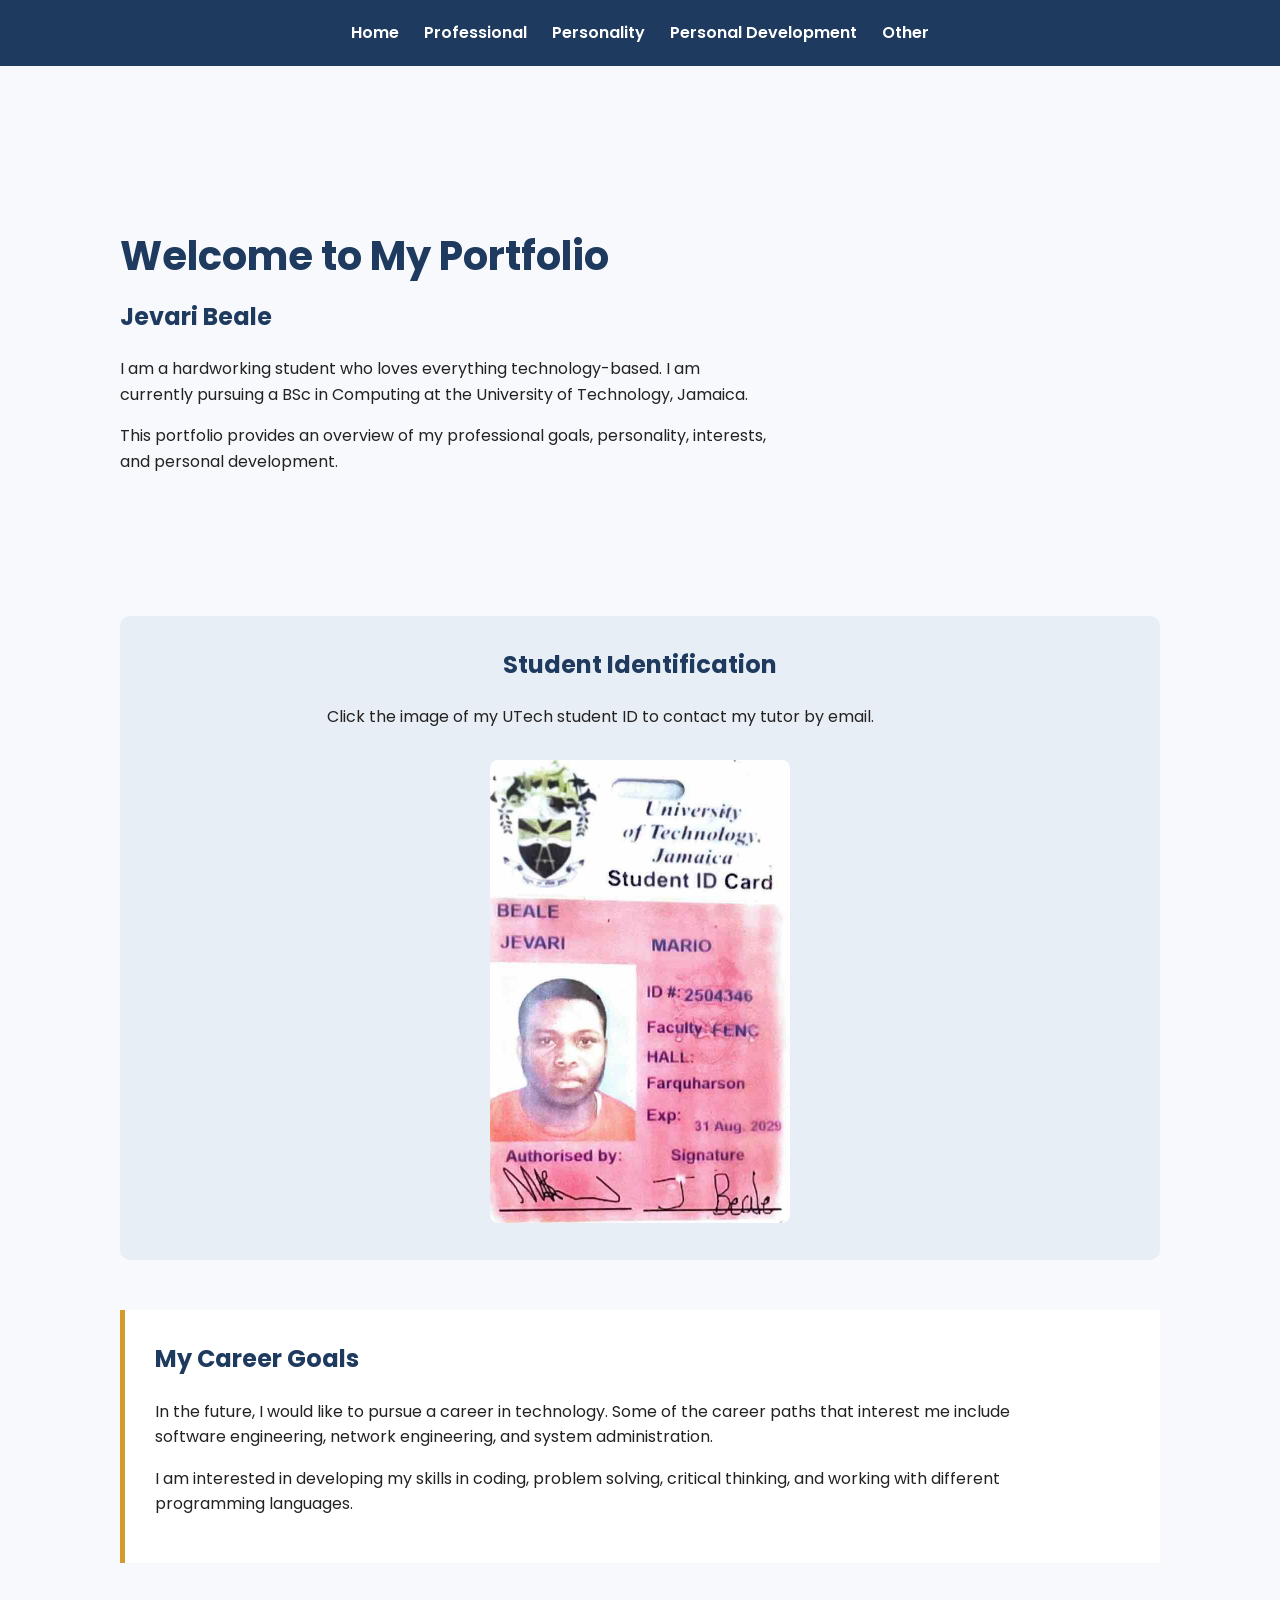
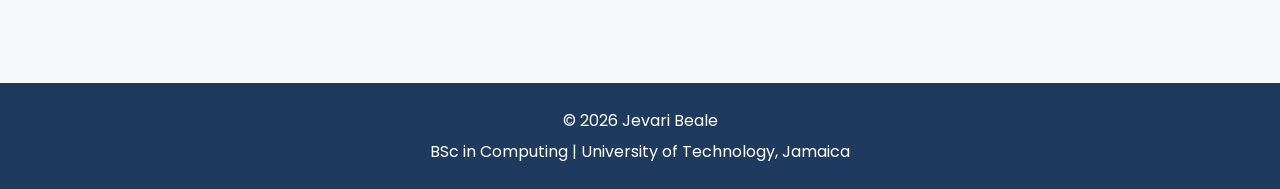
<file: Codes/index.html>
<!DOCTYPE html>
<html lang="en">

<head>
    <meta charset="UTF-8">
    <meta name="viewport" content="width=device-width, initial-scale=1.0">

    <title>Jevari Beale | Portfolio</title>

    <link rel="stylesheet" href="../style.css">
</head>

<body>

    <header>

        <nav>
            <a href="index.html">Home</a>
            <a href="professional.html">Professional</a>
            <a href="personality.html">Personality</a>
            <a href="personal-development.html">Personal Development</a>
            <a href="other.html">Other</a>
        </nav>

    </header>


    <main>

        <section class="hero">

            <div class="hero-text">

                <h1>Welcome to My Portfolio</h1>

                <h2>Jevari Beale</h2>

                <p>
                    I am a hardworking student who loves everything
                    technology-based. I am currently pursuing a
                    BSc in Computing at the University of Technology,
                    Jamaica.
                </p>

                <p>
                    This portfolio provides an overview of my
                    professional goals, personality, interests,
                    and personal development.
                </p>

            </div>

        </section>


        <section class="student-id">

            <h2>Student Identification</h2>

            <p>
                Click the image of my UTech student ID to contact my tutor
                by email.
            </p>

            <a href="mailto:canuli@utech.edu.jm?subject=CIT2011%20Individual%20Assignment%201">

                <img
                    src="../Assets/id-photo.jpg"
                    alt="Photo from my UTech student ID"
                >

            </a>

        </section>


        <section class="career-goals">

            <h2>My Career Goals</h2>

            <p>
                In the future, I would like to pursue a career in
                technology. Some of the career paths that interest me
                include software engineering, network engineering,
                and system administration.
            </p>

            <p>
                I am interested in developing my skills in coding,
                problem solving, critical thinking, and working with
                different programming languages.
            </p>

        </section>

    </main>


    <footer>

        <p>
            &copy; 2026 Jevari Beale
        </p>

        <p>
            BSc in Computing | University of Technology, Jamaica
        </p>

    </footer>

</body>

</html>
</file>
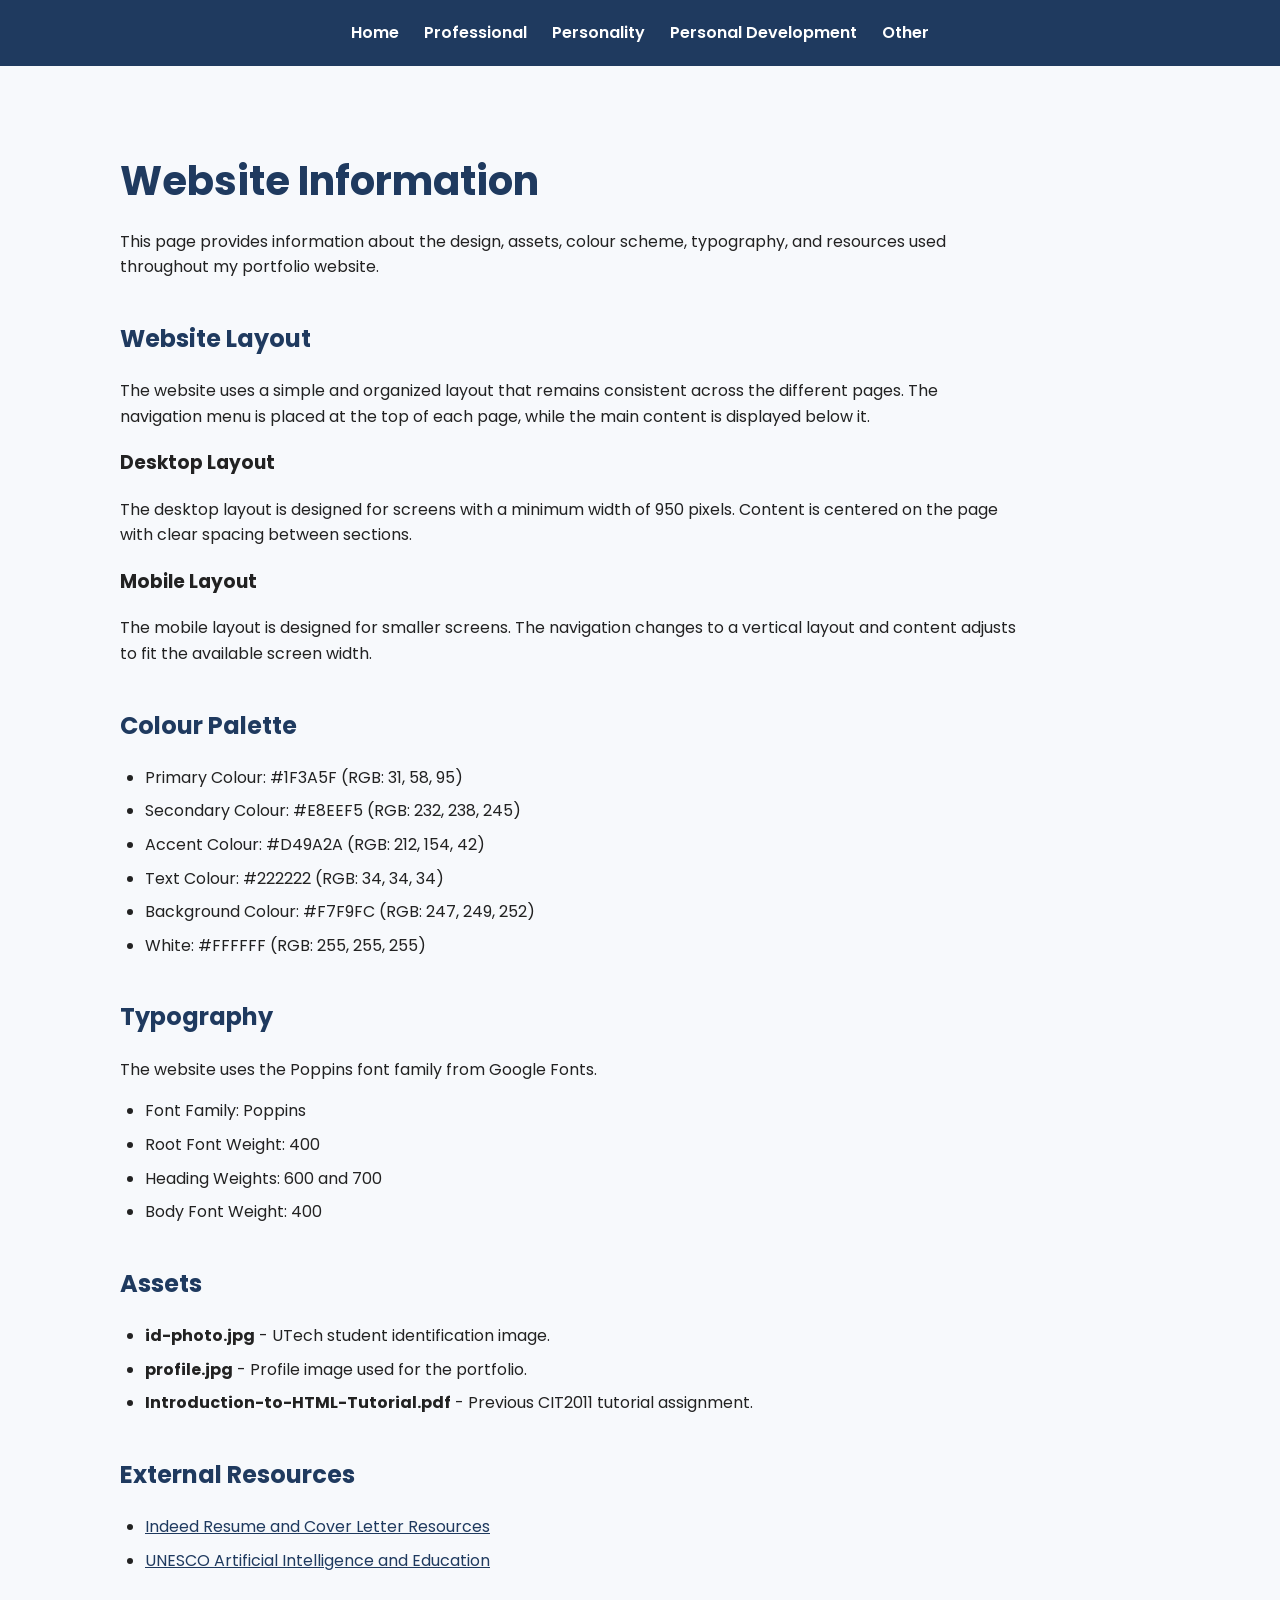
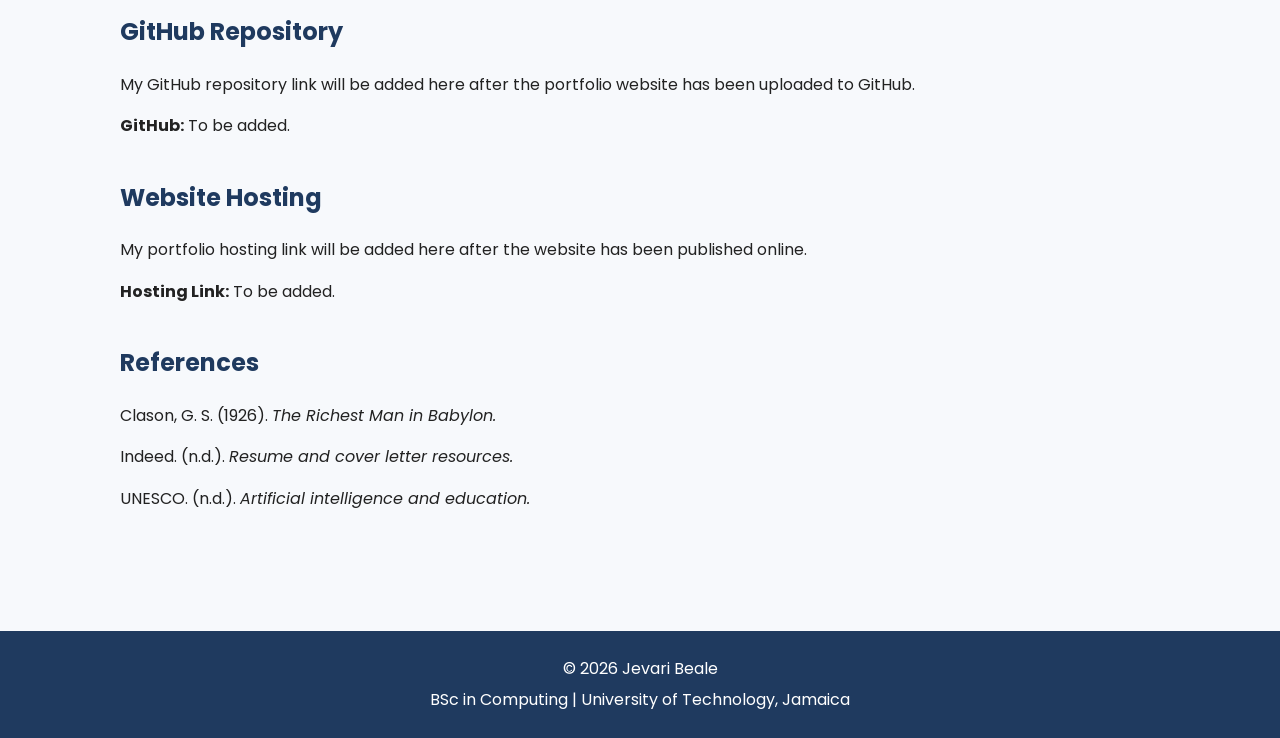
<file: other.html>
<!DOCTYPE html>
<html lang="en">

<head>
    <meta charset="UTF-8">
    <meta name="viewport" content="width=device-width, initial-scale=1.0">

    <title>Jevari Beale | Other</title>

    <link rel="stylesheet" href="../style.css">
</head>

<body>

    <header>

        <nav>
            <a href="index.html">Home</a>
            <a href="professional.html">Professional</a>
            <a href="personality.html">Personality</a>
            <a href="personal-development.html">Personal Development</a>
            <a href="other.html">Other</a>
        </nav>

    </header>


    <main>

        <section>

            <h1>Website Information</h1>

            <p>
                This page provides information about the design,
                assets, colour scheme, typography, and resources used
                throughout my portfolio website.
            </p>

        </section>


        <section>

            <h2>Website Layout</h2>

            <p>
                The website uses a simple and organized layout that
                remains consistent across the different pages.
                The navigation menu is placed at the top of each page,
                while the main content is displayed below it.
            </p>

            <h3>Desktop Layout</h3>

            <p>
                The desktop layout is designed for screens with a
                minimum width of 950 pixels. Content is centered on
                the page with clear spacing between sections.
            </p>

            <h3>Mobile Layout</h3>

            <p>
                The mobile layout is designed for smaller screens.
                The navigation changes to a vertical layout and
                content adjusts to fit the available screen width.
            </p>

        </section>


        <section>

            <h2>Colour Palette</h2>

            <ul>
                <li>
                    Primary Colour: #1F3A5F
                    (RGB: 31, 58, 95)
                </li>

                <li>
                    Secondary Colour: #E8EEF5
                    (RGB: 232, 238, 245)
                </li>

                <li>
                    Accent Colour: #D49A2A
                    (RGB: 212, 154, 42)
                </li>

                <li>
                    Text Colour: #222222
                    (RGB: 34, 34, 34)
                </li>

                <li>
                    Background Colour: #F7F9FC
                    (RGB: 247, 249, 252)
                </li>

                <li>
                    White: #FFFFFF
                    (RGB: 255, 255, 255)
                </li>
            </ul>

        </section>


        <section>

            <h2>Typography</h2>

            <p>
                The website uses the Poppins font family from
                Google Fonts.
            </p>

            <ul>
                <li>Font Family: Poppins</li>
                <li>Root Font Weight: 400</li>
                <li>Heading Weights: 600 and 700</li>
                <li>Body Font Weight: 400</li>
            </ul>

        </section>


        <section>

            <h2>Assets</h2>

            <ul>

                <li>
                    <strong>id-photo.jpg</strong> -
                    UTech student identification image.
                </li>

                <li>
                    <strong>profile.jpg</strong> -
                    Profile image used for the portfolio.
                </li>

                <li>
                    <strong>Introduction-to-HTML-Tutorial.pdf</strong> -
                    Previous CIT2011 tutorial assignment.
                </li>

            </ul>

        </section>


        <section>

            <h2>External Resources</h2>

            <ul>

                <li>
                    <a
                        href="https://www.indeed.com/career-advice/resumes-cover-letters"
                        target="_blank"
                        rel="noopener noreferrer"
                    >
                        Indeed Resume and Cover Letter Resources
                    </a>
                </li>

                <li>
                    <a
                        href="https://www.unesco.org/en/digital-education/artificial-intelligence"
                        target="_blank"
                        rel="noopener noreferrer"
                    >
                        UNESCO Artificial Intelligence and Education
                    </a>
                </li>

            </ul>

        </section>


        <section>

            <h2>GitHub Repository</h2>

            <p>
                My GitHub repository link will be added here after
                the portfolio website has been uploaded to GitHub.
            </p>

            <p>
                <strong>GitHub:</strong> To be added.
            </p>

        </section>


        <section>

            <h2>Website Hosting</h2>

            <p>
                My portfolio hosting link will be added here after
                the website has been published online.
            </p>

            <p>
                <strong>Hosting Link:</strong> To be added.
            </p>

        </section>


        <section>

            <h2>References</h2>

            <p>
                Clason, G. S. (1926).
                <em>The Richest Man in Babylon.</em>
            </p>

            <p>
                Indeed. (n.d.).
                <em>Resume and cover letter resources.</em>
            </p>

            <p>
                UNESCO. (n.d.).
                <em>Artificial intelligence and education.</em>
            </p>

        </section>

    </main>


    <footer>

        <p>
            &copy; 2026 Jevari Beale
        </p>

        <p>
            BSc in Computing | University of Technology, Jamaica
        </p>

    </footer>

</body>

</html>
</file>
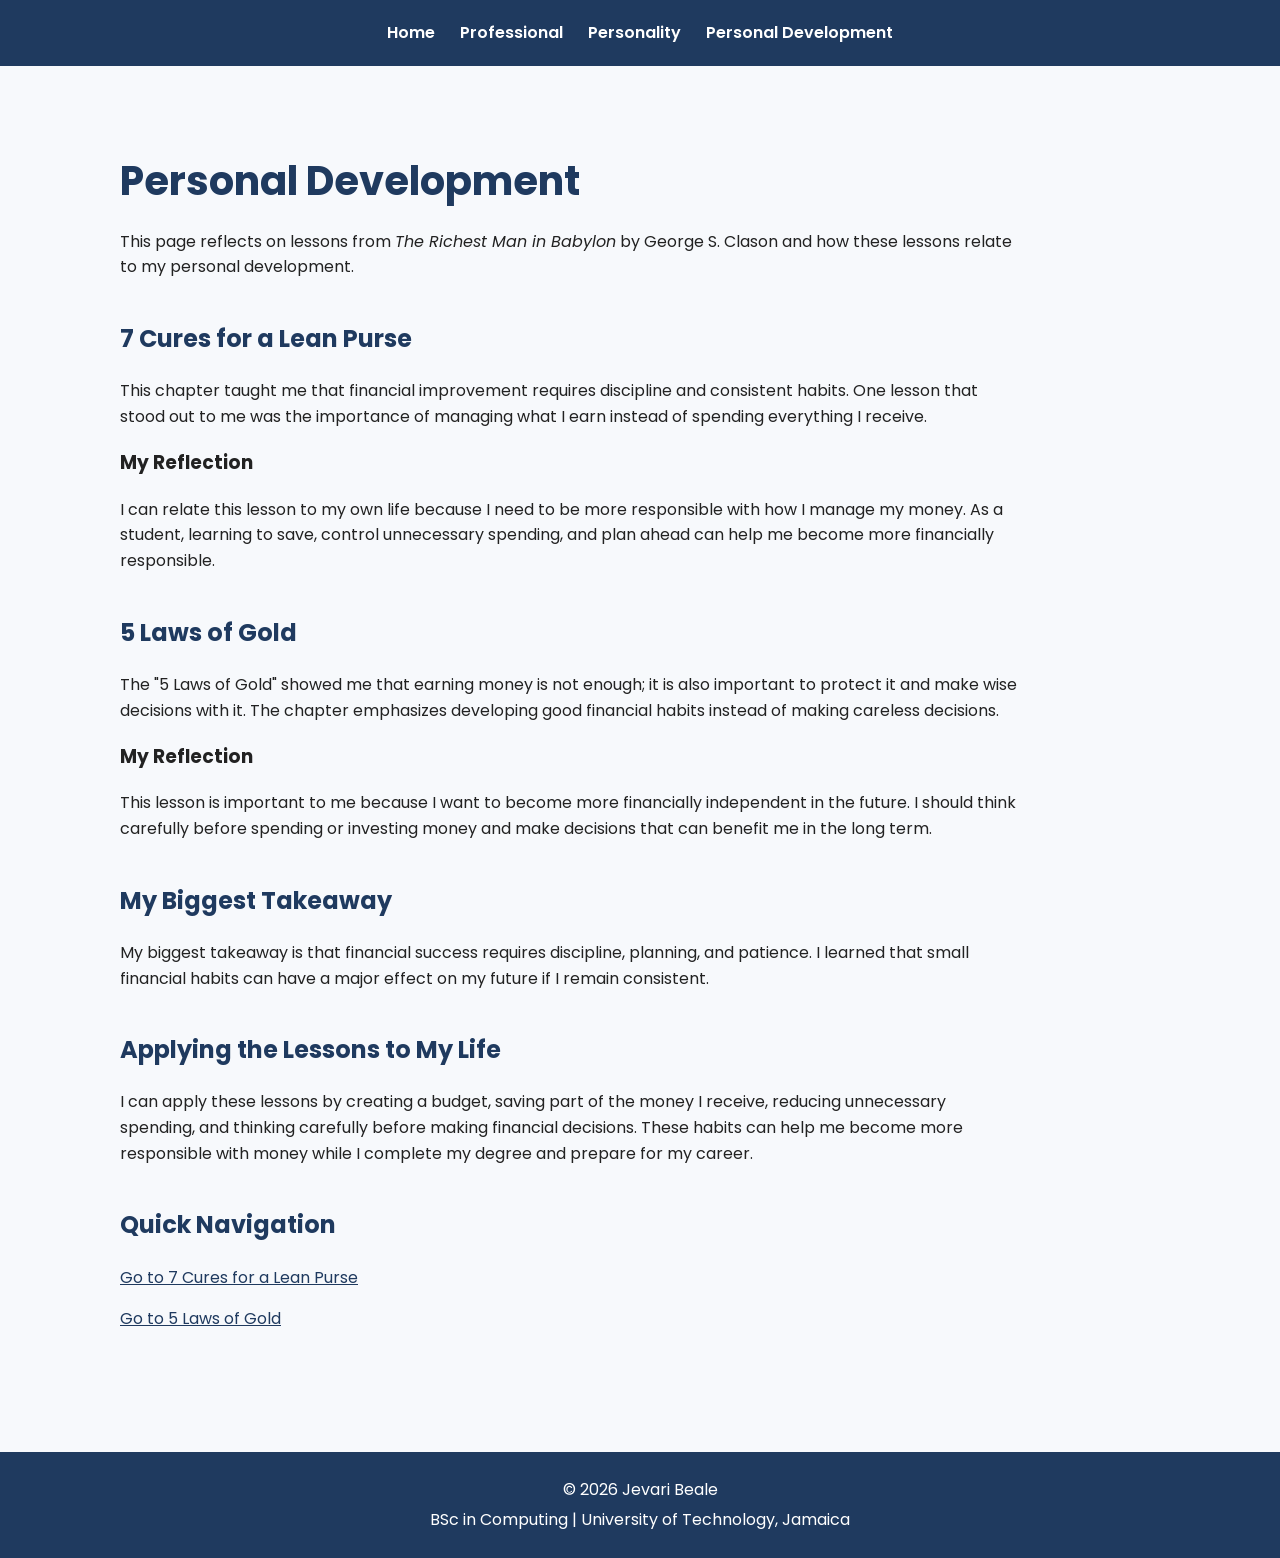
<file: personal-development.html>
<!DOCTYPE html>
<html lang="en">

<head>
    <meta charset="UTF-8">
    <meta name="viewport" content="width=device-width, initial-scale=1.0">

    <title>Jevari Beale | Personal Development</title>

    <link rel="stylesheet" href="../style.css">
</head>

<body>

    <header>

        <nav>
            <a href="index.html">Home</a>
            <a href="professional.html">Professional</a>
            <a href="personality.html">Personality</a>
            <a href="personal-development.html">Personal Development</a>
        </nav>

    </header>


    <main>

        <section>

            <h1>Personal Development</h1>

            <p>
                This page reflects on lessons from
                <em>The Richest Man in Babylon</em> by George S. Clason
                and how these lessons relate to my personal development.
            </p>

        </section>


        <section id="seven-cures">

            <h2>7 Cures for a Lean Purse</h2>

            <p>
                This chapter taught me that financial improvement requires
                discipline and consistent habits. One lesson that stood out
                to me was the importance of managing what I earn instead of
                spending everything I receive.
            </p>

            <h3>My Reflection</h3>

            <p>
                I can relate this lesson to my own life because I need to be
                more responsible with how I manage my money. As a student,
                learning to save, control unnecessary spending, and plan
                ahead can help me become more financially responsible.
            </p>

        </section>


        <section id="five-laws">

            <h2>5 Laws of Gold</h2>

            <p>
                The "5 Laws of Gold" showed me that earning money is not
                enough; it is also important to protect it and make wise
                decisions with it. The chapter emphasizes developing good
                financial habits instead of making careless decisions.
            </p>

            <h3>My Reflection</h3>

            <p>
                This lesson is important to me because I want to become
                more financially independent in the future. I should think
                carefully before spending or investing money and make
                decisions that can benefit me in the long term.
            </p>

        </section>


        <section>

            <h2>My Biggest Takeaway</h2>

            <p>
                My biggest takeaway is that financial success requires
                discipline, planning, and patience. I learned that small
                financial habits can have a major effect on my future if
                I remain consistent.
            </p>

        </section>


        <section>

            <h2>Applying the Lessons to My Life</h2>

            <p>
                I can apply these lessons by creating a budget, saving
                part of the money I receive, reducing unnecessary spending,
                and thinking carefully before making financial decisions.
                These habits can help me become more responsible with money
                while I complete my degree and prepare for my career.
            </p>

        </section>


        <section>

            <h2>Quick Navigation</h2>

            <p>
                <a href="#seven-cures">
                    Go to 7 Cures for a Lean Purse
                </a>
            </p>

            <p>
                <a href="#five-laws">
                    Go to 5 Laws of Gold
                </a>
            </p>

        </section>

    </main>


    <footer>

        <p>
            &copy; 2026 Jevari Beale
        </p>

        <p>
            BSc in Computing | University of Technology, Jamaica
        </p>

    </footer>

</body>

</html>
</file>
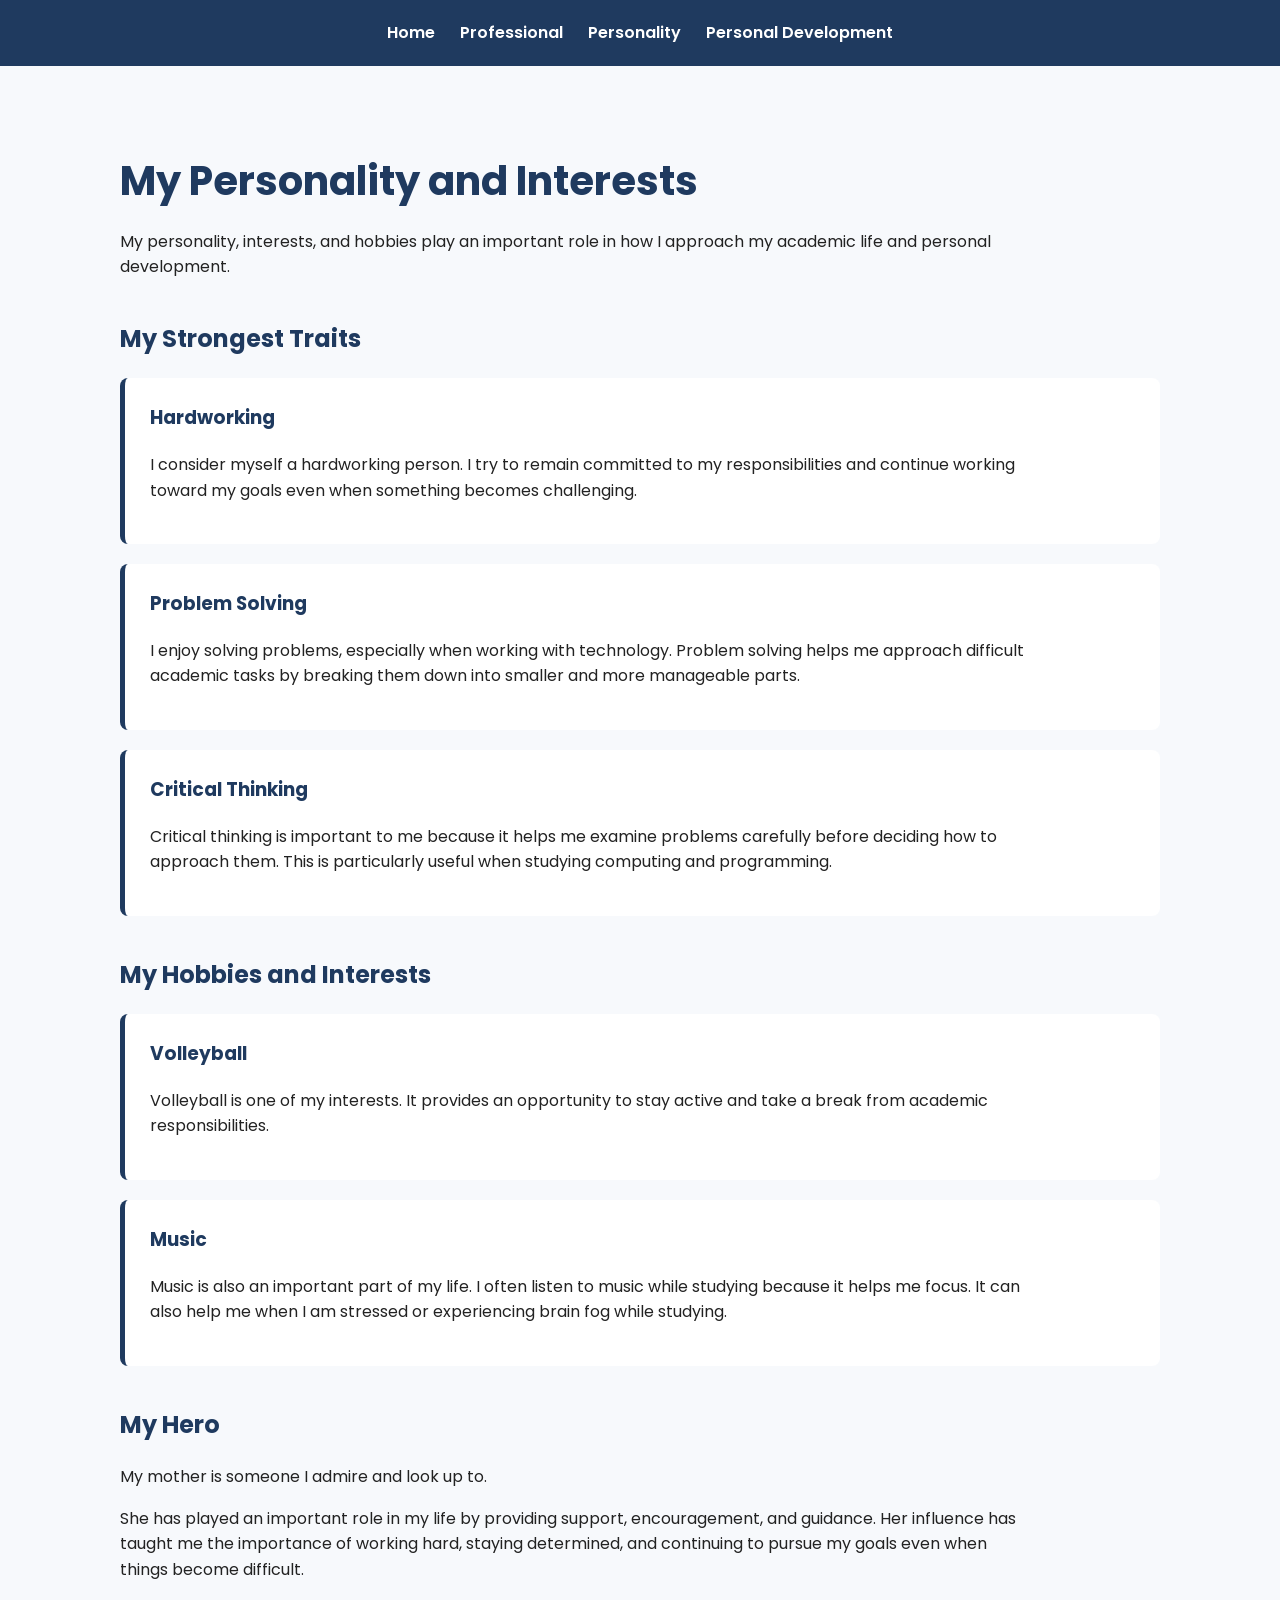
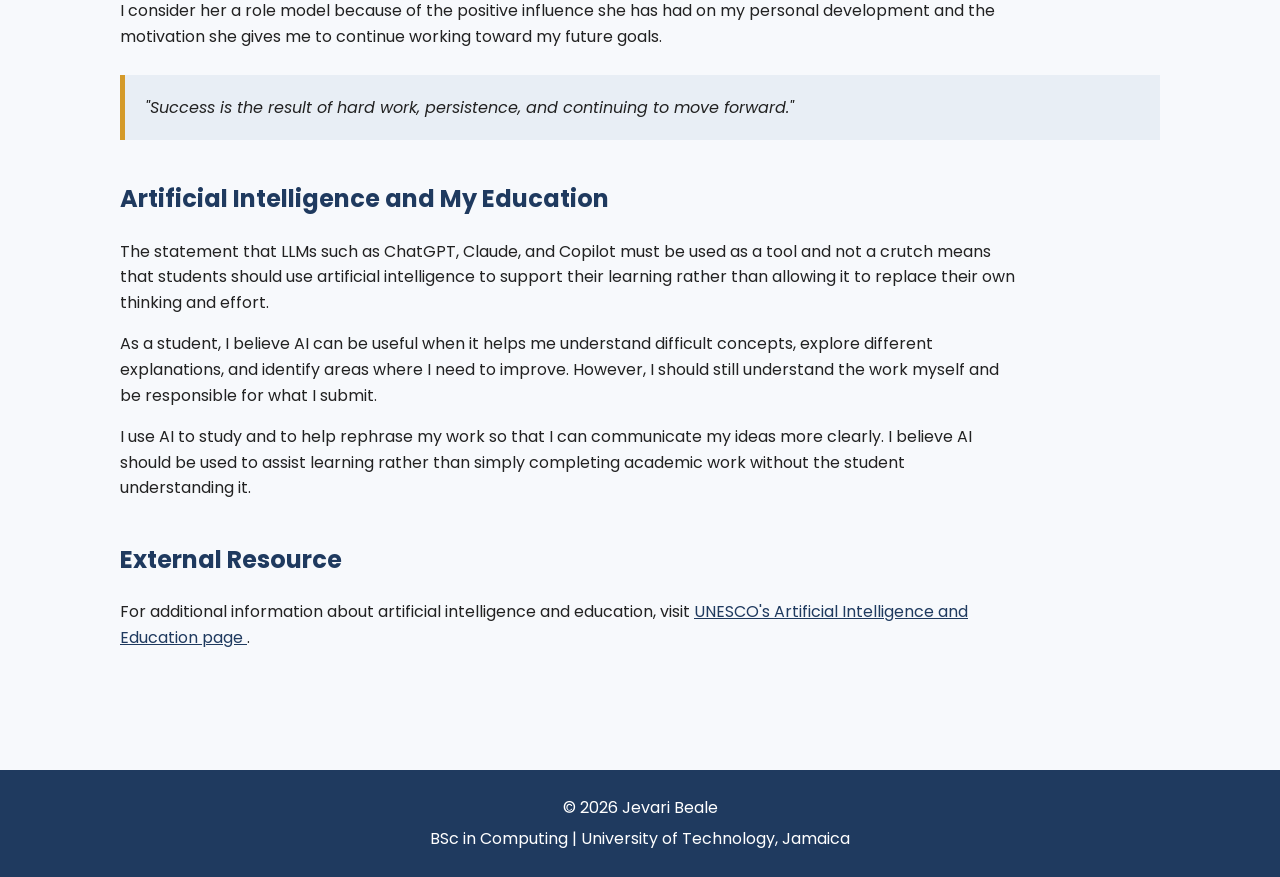
<file: personality.html>
<!DOCTYPE html>
<html lang="en">

<head>
    <meta charset="UTF-8">
    <meta name="viewport" content="width=device-width, initial-scale=1.0">

    <title>Jevari Beale | Personality</title>

    <link rel="stylesheet" href="../style.css">
</head>

<body>

    <header>

        <nav>
            <a href="index.html">Home</a>
            <a href="professional.html">Professional</a>
            <a href="personality.html">Personality</a>
            <a href="personal-development.html">Personal Development</a>
        </nav>

    </header>


    <main>

        <section>

            <h1>My Personality and Interests</h1>

            <p>
                My personality, interests, and hobbies play an important
                role in how I approach my academic life and personal
                development.
            </p>

        </section>


        <section>

            <h2>My Strongest Traits</h2>

            <article>

                <h3>Hardworking</h3>

                <p>
                    I consider myself a hardworking person. I try to
                    remain committed to my responsibilities and continue
                    working toward my goals even when something becomes
                    challenging.
                </p>

            </article>


            <article>

                <h3>Problem Solving</h3>

                <p>
                    I enjoy solving problems, especially when working
                    with technology. Problem solving helps me approach
                    difficult academic tasks by breaking them down into
                    smaller and more manageable parts.
                </p>

            </article>


            <article>

                <h3>Critical Thinking</h3>

                <p>
                    Critical thinking is important to me because it helps
                    me examine problems carefully before deciding how to
                    approach them. This is particularly useful when
                    studying computing and programming.
                </p>

            </article>

        </section>


        <section>

            <h2>My Hobbies and Interests</h2>

            <article>

                <h3>Volleyball</h3>

                <p>
                    Volleyball is one of my interests. It provides an
                    opportunity to stay active and take a break from
                    academic responsibilities.
                </p>

            </article>


            <article>

                <h3>Music</h3>

                <p>
                    Music is also an important part of my life. I often
                    listen to music while studying because it helps me
                    focus. It can also help me when I am stressed or
                    experiencing brain fog while studying.
                </p>

            </article>

        </section>


        <section>

            <h2>My Hero</h2>

            <p>
                My mother is someone I admire and look up to.
            </p>

            <p>
                She has played an important role in my life by providing
                support, encouragement, and guidance. Her influence has
                taught me the importance of working hard, staying
                determined, and continuing to pursue my goals even when
                things become difficult.
            </p>

            <p>
                I consider her a role model because of the positive
                influence she has had on my personal development and
                the motivation she gives me to continue working toward
                my future goals.
            </p>

            <blockquote>
                "Success is the result of hard work, persistence,
                and continuing to move forward."
            </blockquote>

        </section>


        <section>

            <h2>Artificial Intelligence and My Education</h2>

            <p>
                The statement that LLMs such as ChatGPT, Claude, and
                Copilot must be used as a tool and not a crutch means
                that students should use artificial intelligence to
                support their learning rather than allowing it to replace
                their own thinking and effort.
            </p>

            <p>
                As a student, I believe AI can be useful when it helps
                me understand difficult concepts, explore different
                explanations, and identify areas where I need to improve.
                However, I should still understand the work myself and
                be responsible for what I submit.
            </p>

            <p>
                I use AI to study and to help rephrase my work so that
                I can communicate my ideas more clearly. I believe AI
                should be used to assist learning rather than simply
                completing academic work without the student
                understanding it.
            </p>

        </section>


        <section>

            <h2>External Resource</h2>

            <p>
                For additional information about artificial intelligence
                and education, visit
                <a
                    href="https://www.unesco.org/en/digital-education/artificial-intelligence"
                    target="_blank"
                    rel="noopener noreferrer"
                >
                    UNESCO's Artificial Intelligence and Education page
                </a>.
            </p>

        </section>

    </main>


    <footer>

        <p>
            &copy; 2026 Jevari Beale
        </p>

        <p>
            BSc in Computing | University of Technology, Jamaica
        </p>

    </footer>

</body>

</html>
</file>
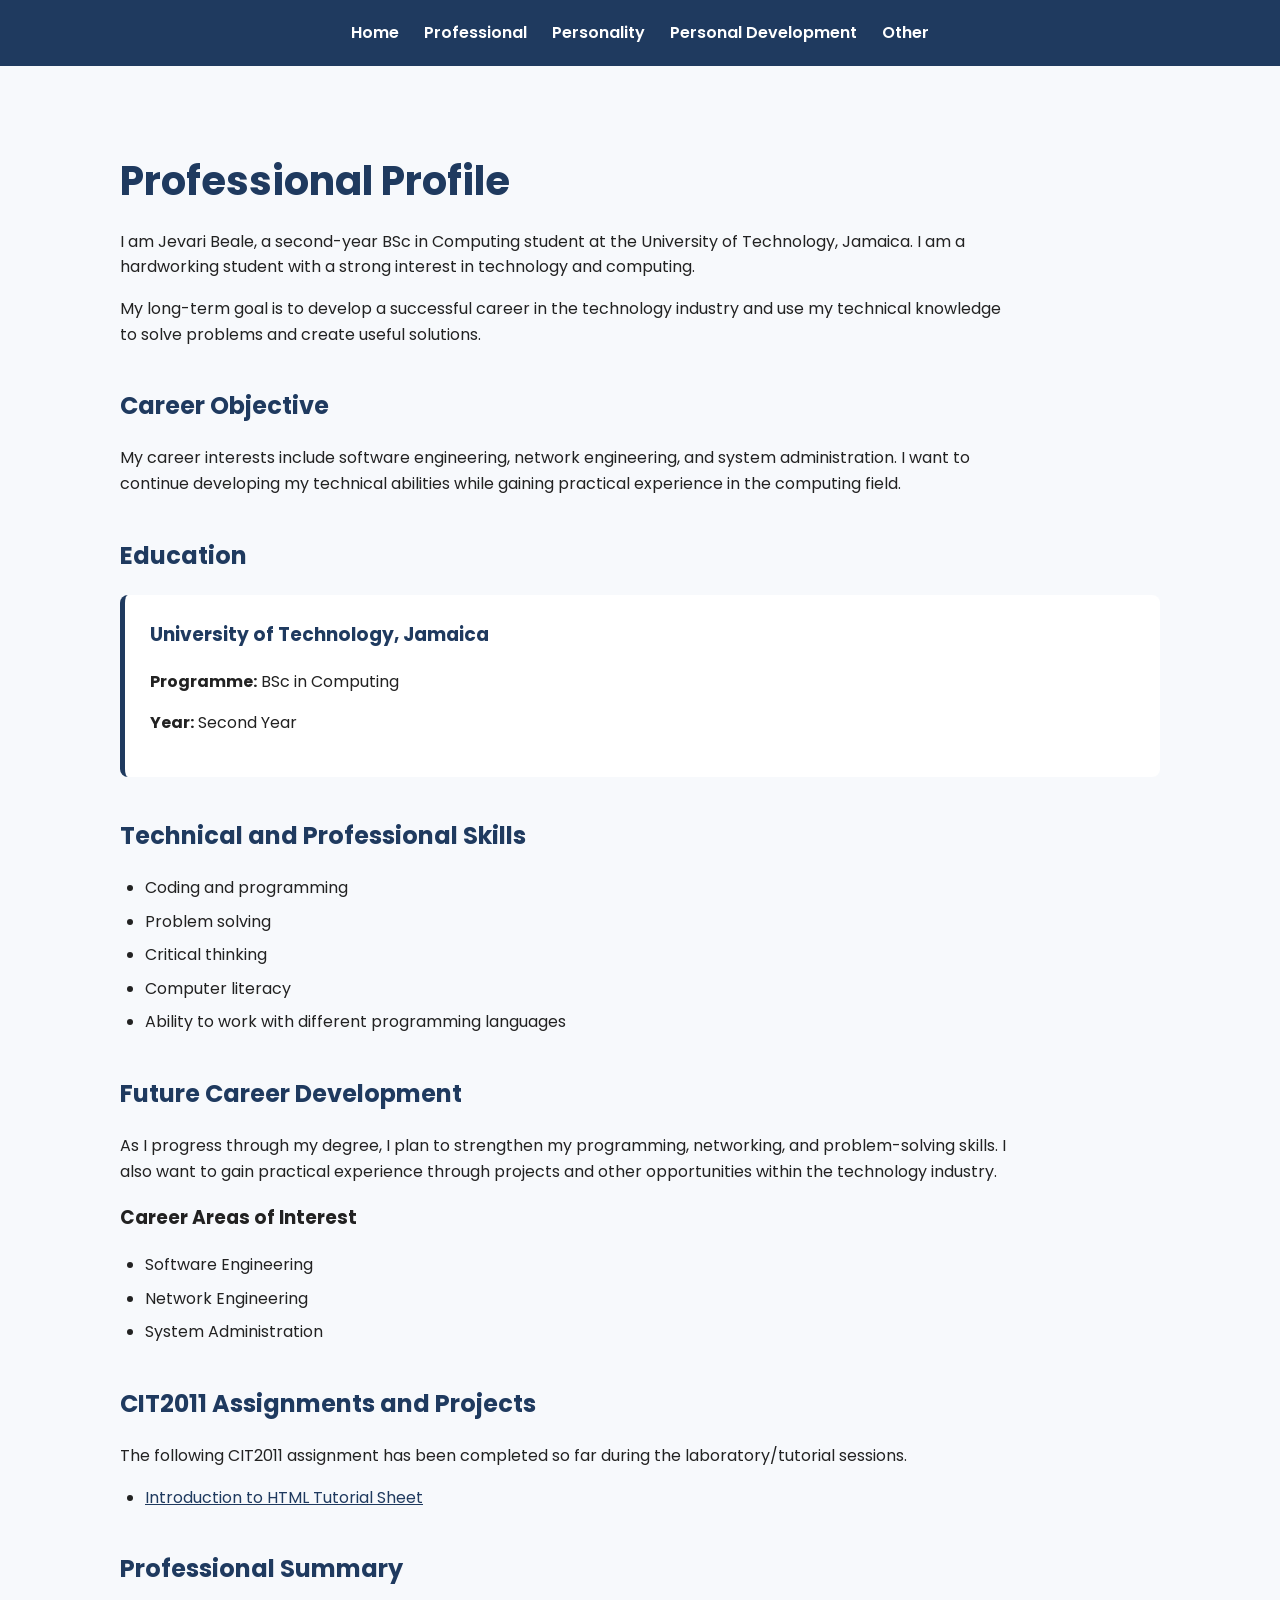
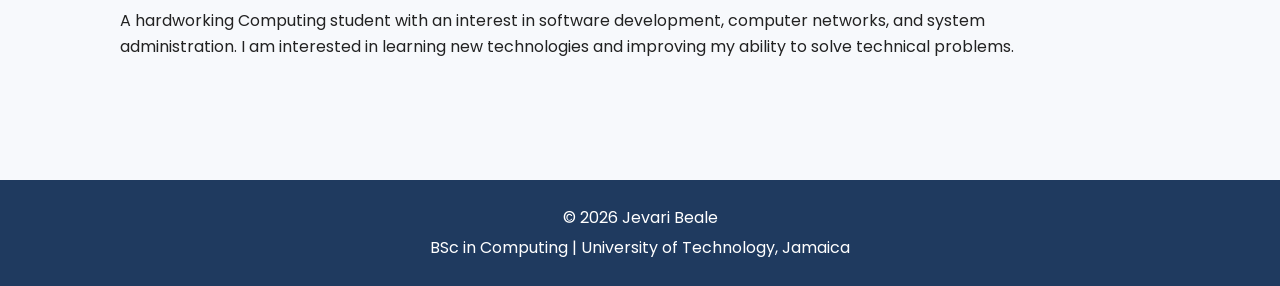
<file: professional.html>
<!DOCTYPE html>
<html lang="en">

<head>
    <meta charset="UTF-8">
    <meta name="viewport" content="width=device-width, initial-scale=1.0">

    <title>Jevari Beale | Professional</title>

    <link rel="stylesheet" href="../style.css">
</head>

<body>

    <header>

       <nav>
    <a href="index.html">Home</a>
    <a href="professional.html">Professional</a>
    <a href="personality.html">Personality</a>
    <a href="personal-development.html">Personal Development</a>
    <a href="other.html">Other</a>
</nav>

    </header>


    <main>

        <section>

            <h1>Professional Profile</h1>

            <p>
                I am Jevari Beale, a second-year BSc in Computing student
                at the University of Technology, Jamaica. I am a
                hardworking student with a strong interest in technology
                and computing.
            </p>

            <p>
                My long-term goal is to develop a successful career in
                the technology industry and use my technical knowledge
                to solve problems and create useful solutions.
            </p>

        </section>


        <section>

            <h2>Career Objective</h2>

            <p>
                My career interests include software engineering,
                network engineering, and system administration. I want
                to continue developing my technical abilities while
                gaining practical experience in the computing field.
            </p>

        </section>


        <section>

            <h2>Education</h2>

            <article>

                <h3>University of Technology, Jamaica</h3>

                <p>
                    <strong>Programme:</strong> BSc in Computing
                </p>

                <p>
                    <strong>Year:</strong> Second Year
                </p>

            </article>

        </section>


        <section>

            <h2>Technical and Professional Skills</h2>

            <ul>
                <li>Coding and programming</li>
                <li>Problem solving</li>
                <li>Critical thinking</li>
                <li>Computer literacy</li>
                <li>Ability to work with different programming languages</li>
            </ul>

        </section>


        <section>

            <h2>Future Career Development</h2>

            <p>
                As I progress through my degree, I plan to strengthen
                my programming, networking, and problem-solving skills.
                I also want to gain practical experience through
                projects and other opportunities within the technology
                industry.
            </p>

            <h3>Career Areas of Interest</h3>

            <ul>
                <li>Software Engineering</li>
                <li>Network Engineering</li>
                <li>System Administration</li>
            </ul>

        </section>


        <section>

            <h2>CIT2011 Assignments and Projects</h2>

            <p>
                The following CIT2011 assignment has been completed
                so far during the laboratory/tutorial sessions.
            </p>

            <ul>

                <li>
                    <a
                        href="../Assets/Introduction-to-HTML-Tutorial.pdf"
                        target="_blank"
                    >
                        Introduction to HTML Tutorial Sheet
                    </a>
                </li>

            </ul>

        </section>


        <section>

            <h2>Professional Summary</h2>

            <p>
                A hardworking Computing student with an interest in
                software development, computer networks, and system
                administration. I am interested in learning new
                technologies and improving my ability to solve
                technical problems.
            </p>

        </section>

    </main>


    <footer>

        <p>
            &copy; 2026 Jevari Beale
        </p>

        <p>
            BSc in Computing | University of Technology, Jamaica
        </p>

    </footer>

</body>

</html>
</file>
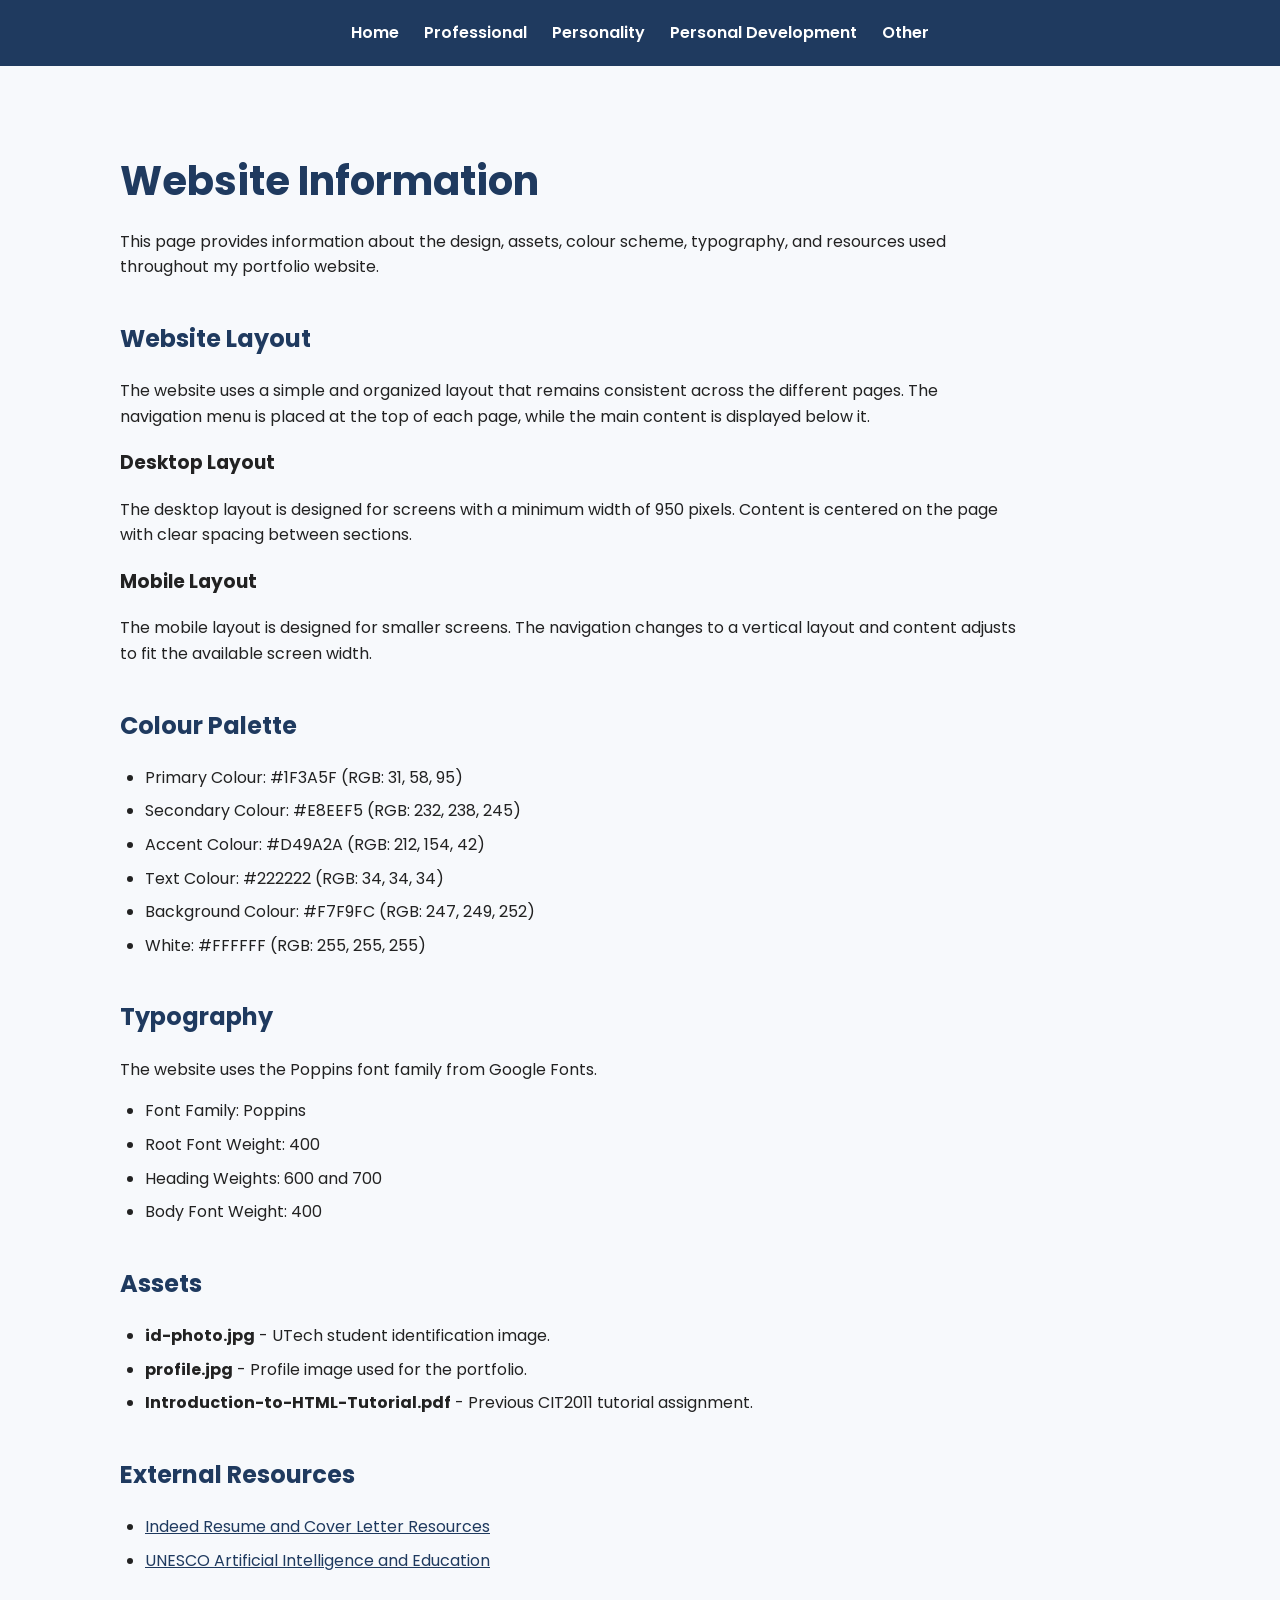
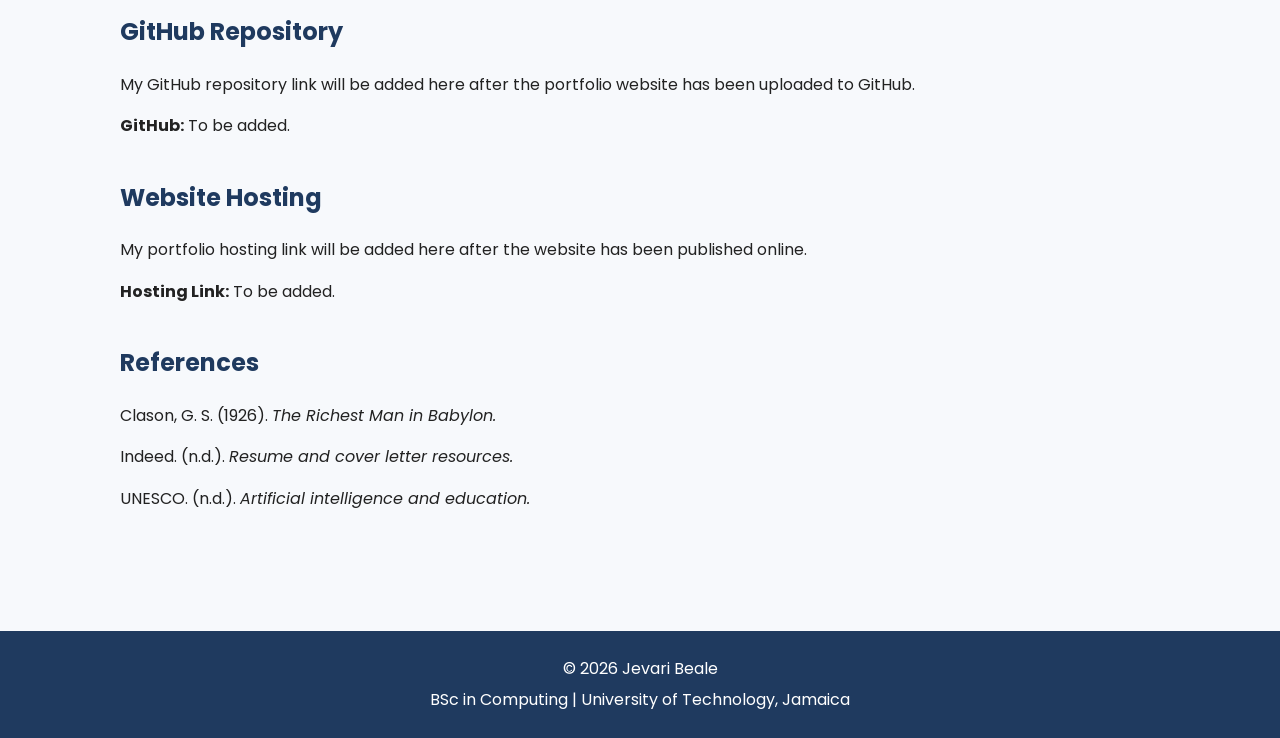
<file: Codes/other.html>
<!DOCTYPE html>
<html lang="en">

<head>
    <meta charset="UTF-8">
    <meta name="viewport" content="width=device-width, initial-scale=1.0">

    <title>Jevari Beale | Other</title>

    <link rel="stylesheet" href="../style.css">
</head>

<body>

    <header>

        <nav>
            <a href="index.html">Home</a>
            <a href="professional.html">Professional</a>
            <a href="personality.html">Personality</a>
            <a href="personal-development.html">Personal Development</a>
            <a href="other.html">Other</a>
        </nav>

    </header>


    <main>

        <section>

            <h1>Website Information</h1>

            <p>
                This page provides information about the design,
                assets, colour scheme, typography, and resources used
                throughout my portfolio website.
            </p>

        </section>


        <section>

            <h2>Website Layout</h2>

            <p>
                The website uses a simple and organized layout that
                remains consistent across the different pages.
                The navigation menu is placed at the top of each page,
                while the main content is displayed below it.
            </p>

            <h3>Desktop Layout</h3>

            <p>
                The desktop layout is designed for screens with a
                minimum width of 950 pixels. Content is centered on
                the page with clear spacing between sections.
            </p>

            <h3>Mobile Layout</h3>

            <p>
                The mobile layout is designed for smaller screens.
                The navigation changes to a vertical layout and
                content adjusts to fit the available screen width.
            </p>

        </section>


        <section>

            <h2>Colour Palette</h2>

            <ul>
                <li>
                    Primary Colour: #1F3A5F
                    (RGB: 31, 58, 95)
                </li>

                <li>
                    Secondary Colour: #E8EEF5
                    (RGB: 232, 238, 245)
                </li>

                <li>
                    Accent Colour: #D49A2A
                    (RGB: 212, 154, 42)
                </li>

                <li>
                    Text Colour: #222222
                    (RGB: 34, 34, 34)
                </li>

                <li>
                    Background Colour: #F7F9FC
                    (RGB: 247, 249, 252)
                </li>

                <li>
                    White: #FFFFFF
                    (RGB: 255, 255, 255)
                </li>
            </ul>

        </section>


        <section>

            <h2>Typography</h2>

            <p>
                The website uses the Poppins font family from
                Google Fonts.
            </p>

            <ul>
                <li>Font Family: Poppins</li>
                <li>Root Font Weight: 400</li>
                <li>Heading Weights: 600 and 700</li>
                <li>Body Font Weight: 400</li>
            </ul>

        </section>


        <section>

            <h2>Assets</h2>

            <ul>

                <li>
                    <strong>id-photo.jpg</strong> -
                    UTech student identification image.
                </li>

                <li>
                    <strong>profile.jpg</strong> -
                    Profile image used for the portfolio.
                </li>

                <li>
                    <strong>Introduction-to-HTML-Tutorial.pdf</strong> -
                    Previous CIT2011 tutorial assignment.
                </li>

            </ul>

        </section>


        <section>

            <h2>External Resources</h2>

            <ul>

                <li>
                    <a
                        href="https://www.indeed.com/career-advice/resumes-cover-letters"
                        target="_blank"
                        rel="noopener noreferrer"
                    >
                        Indeed Resume and Cover Letter Resources
                    </a>
                </li>

                <li>
                    <a
                        href="https://www.unesco.org/en/digital-education/artificial-intelligence"
                        target="_blank"
                        rel="noopener noreferrer"
                    >
                        UNESCO Artificial Intelligence and Education
                    </a>
                </li>

            </ul>

        </section>


        <section>

            <h2>GitHub Repository</h2>

            <p>
                My GitHub repository link will be added here after
                the portfolio website has been uploaded to GitHub.
            </p>

            <p>
                <strong>GitHub:</strong> To be added.
            </p>

        </section>


        <section>

            <h2>Website Hosting</h2>

            <p>
                My portfolio hosting link will be added here after
                the website has been published online.
            </p>

            <p>
                <strong>Hosting Link:</strong> To be added.
            </p>

        </section>


        <section>

            <h2>References</h2>

            <p>
                Clason, G. S. (1926).
                <em>The Richest Man in Babylon.</em>
            </p>

            <p>
                Indeed. (n.d.).
                <em>Resume and cover letter resources.</em>
            </p>

            <p>
                UNESCO. (n.d.).
                <em>Artificial intelligence and education.</em>
            </p>

        </section>

    </main>


    <footer>

        <p>
            &copy; 2026 Jevari Beale
        </p>

        <p>
            BSc in Computing | University of Technology, Jamaica
        </p>

    </footer>

</body>

</html>
</file>
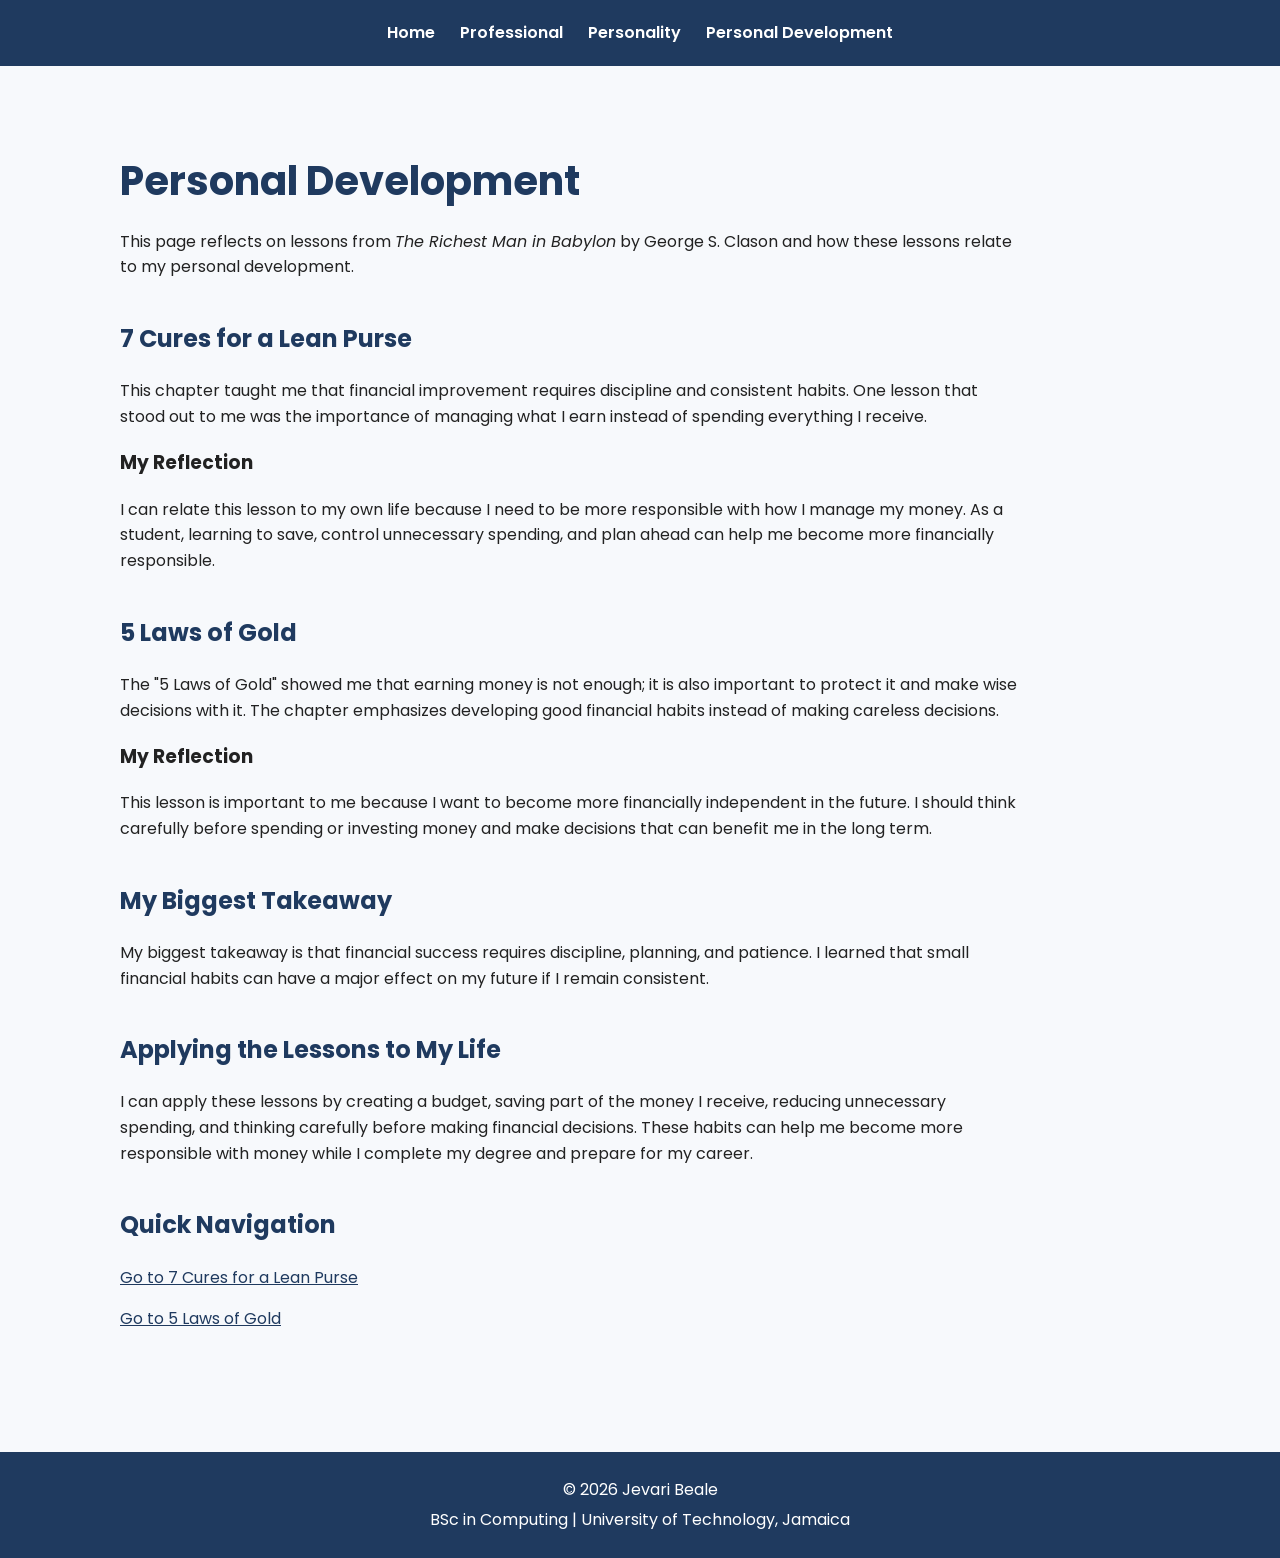
<file: Codes/personal-development.html>
<!DOCTYPE html>
<html lang="en">

<head>
    <meta charset="UTF-8">
    <meta name="viewport" content="width=device-width, initial-scale=1.0">

    <title>Jevari Beale | Personal Development</title>

    <link rel="stylesheet" href="../style.css">
</head>

<body>

    <header>

        <nav>
            <a href="index.html">Home</a>
            <a href="professional.html">Professional</a>
            <a href="personality.html">Personality</a>
            <a href="personal-development.html">Personal Development</a>
        </nav>

    </header>


    <main>

        <section>

            <h1>Personal Development</h1>

            <p>
                This page reflects on lessons from
                <em>The Richest Man in Babylon</em> by George S. Clason
                and how these lessons relate to my personal development.
            </p>

        </section>


        <section id="seven-cures">

            <h2>7 Cures for a Lean Purse</h2>

            <p>
                This chapter taught me that financial improvement requires
                discipline and consistent habits. One lesson that stood out
                to me was the importance of managing what I earn instead of
                spending everything I receive.
            </p>

            <h3>My Reflection</h3>

            <p>
                I can relate this lesson to my own life because I need to be
                more responsible with how I manage my money. As a student,
                learning to save, control unnecessary spending, and plan
                ahead can help me become more financially responsible.
            </p>

        </section>


        <section id="five-laws">

            <h2>5 Laws of Gold</h2>

            <p>
                The "5 Laws of Gold" showed me that earning money is not
                enough; it is also important to protect it and make wise
                decisions with it. The chapter emphasizes developing good
                financial habits instead of making careless decisions.
            </p>

            <h3>My Reflection</h3>

            <p>
                This lesson is important to me because I want to become
                more financially independent in the future. I should think
                carefully before spending or investing money and make
                decisions that can benefit me in the long term.
            </p>

        </section>


        <section>

            <h2>My Biggest Takeaway</h2>

            <p>
                My biggest takeaway is that financial success requires
                discipline, planning, and patience. I learned that small
                financial habits can have a major effect on my future if
                I remain consistent.
            </p>

        </section>


        <section>

            <h2>Applying the Lessons to My Life</h2>

            <p>
                I can apply these lessons by creating a budget, saving
                part of the money I receive, reducing unnecessary spending,
                and thinking carefully before making financial decisions.
                These habits can help me become more responsible with money
                while I complete my degree and prepare for my career.
            </p>

        </section>


        <section>

            <h2>Quick Navigation</h2>

            <p>
                <a href="#seven-cures">
                    Go to 7 Cures for a Lean Purse
                </a>
            </p>

            <p>
                <a href="#five-laws">
                    Go to 5 Laws of Gold
                </a>
            </p>

        </section>

    </main>


    <footer>

        <p>
            &copy; 2026 Jevari Beale
        </p>

        <p>
            BSc in Computing | University of Technology, Jamaica
        </p>

    </footer>

</body>

</html>
</file>
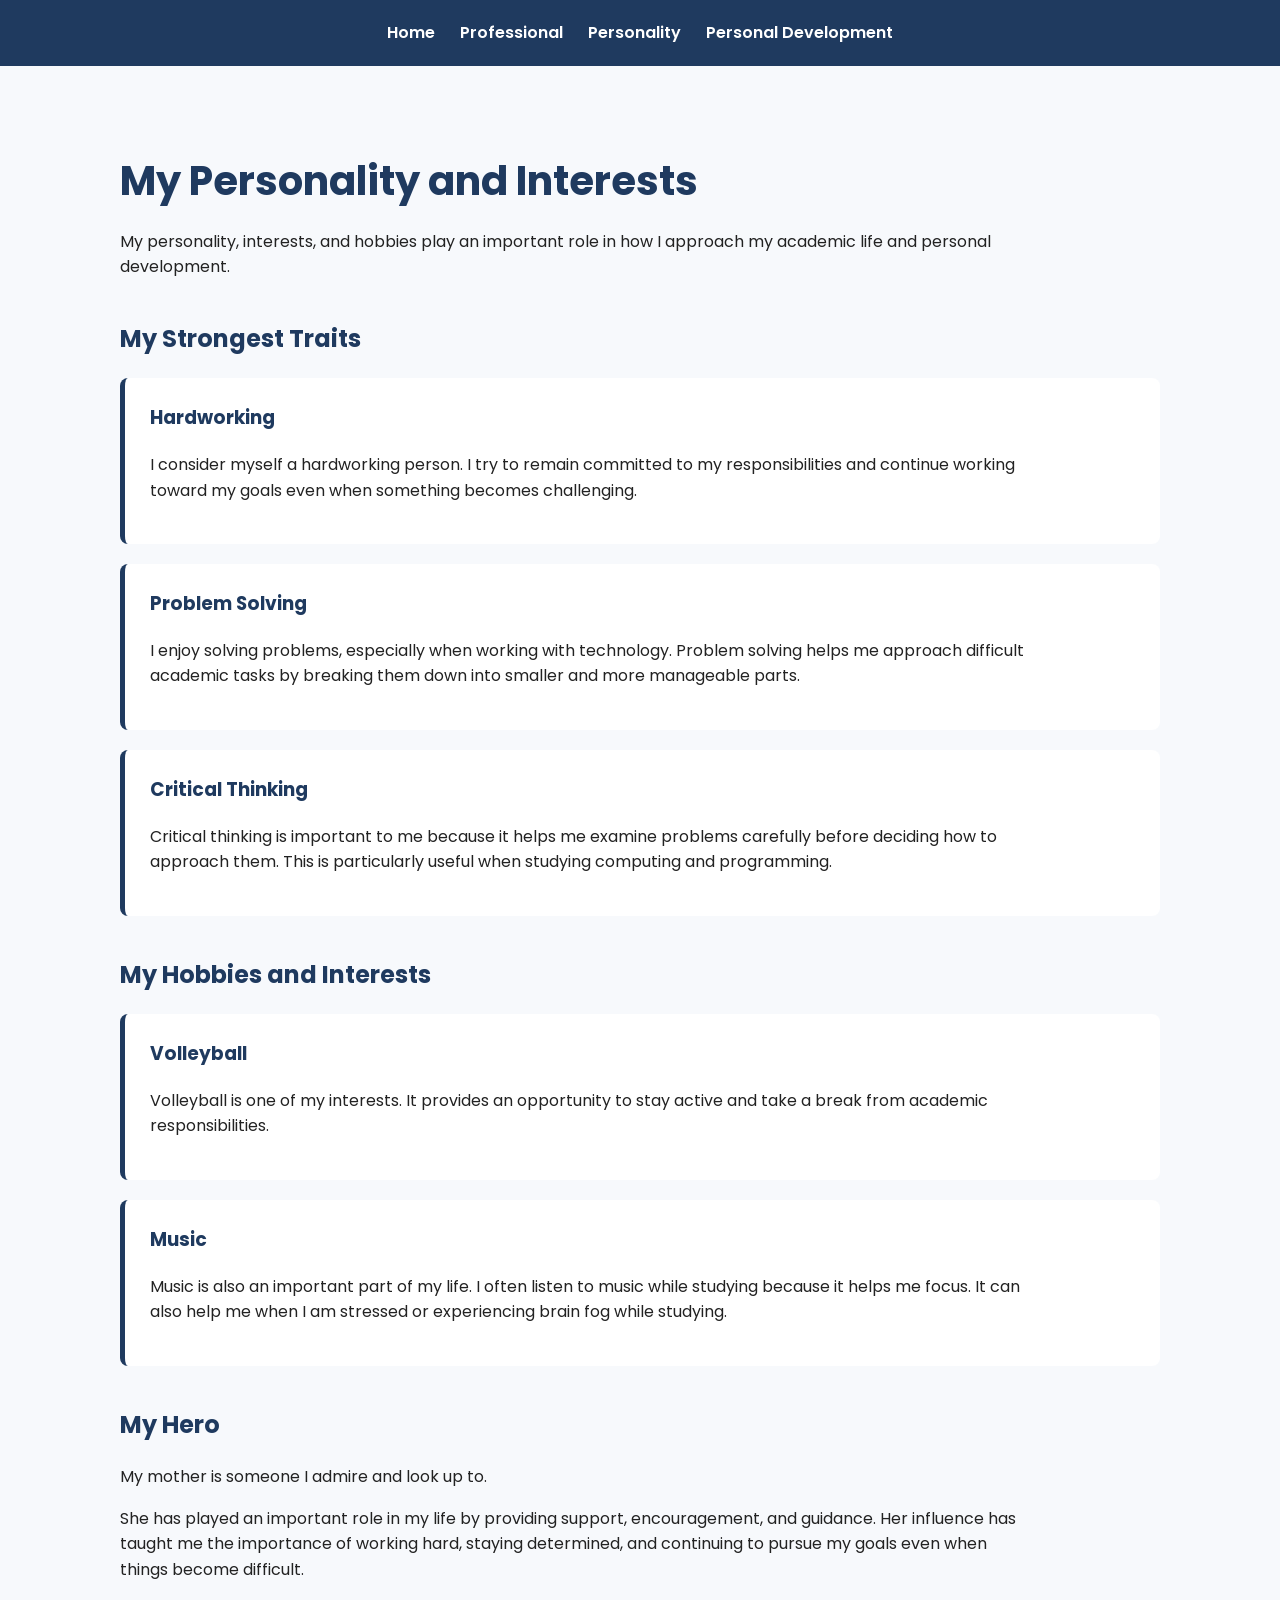
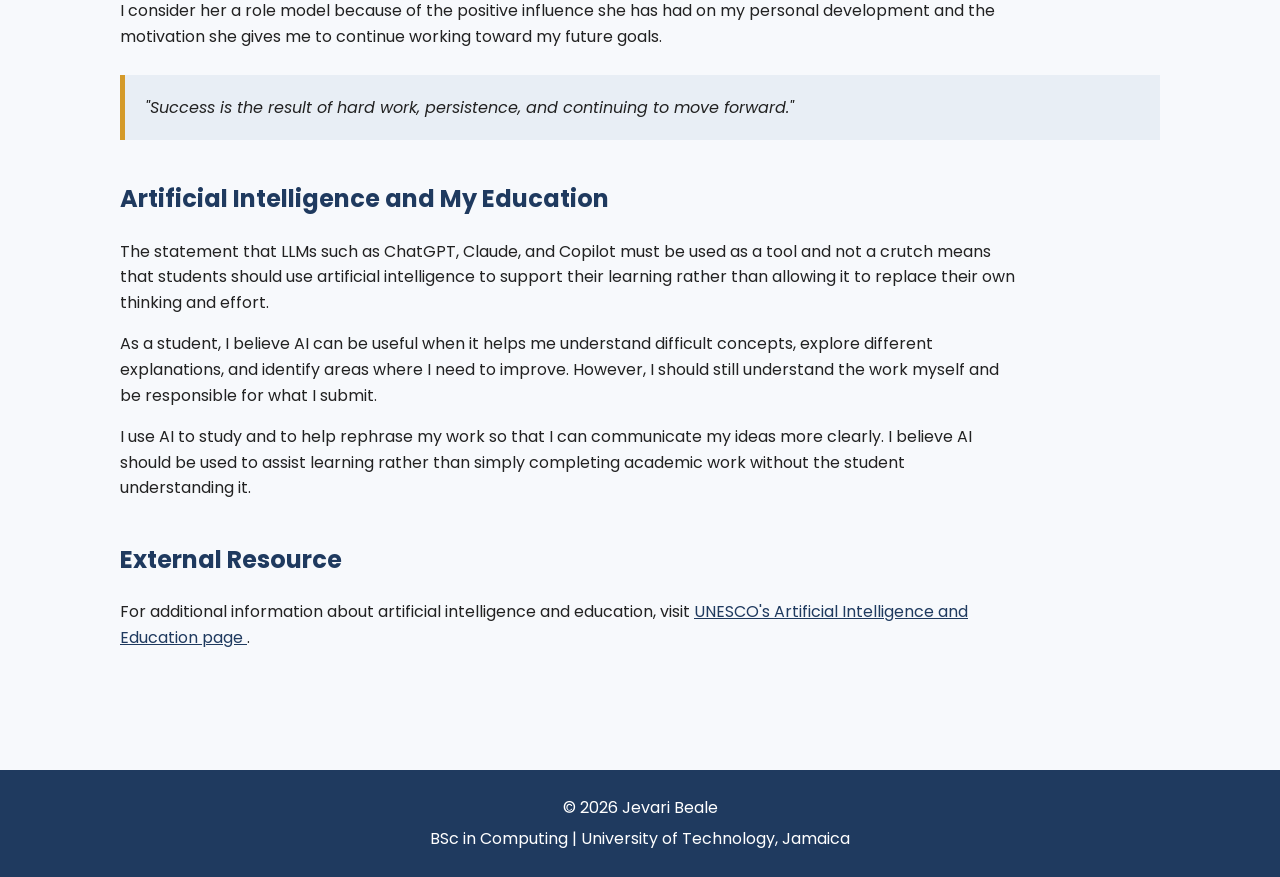
<file: Codes/personality.html>
<!DOCTYPE html>
<html lang="en">

<head>
    <meta charset="UTF-8">
    <meta name="viewport" content="width=device-width, initial-scale=1.0">

    <title>Jevari Beale | Personality</title>

    <link rel="stylesheet" href="../style.css">
</head>

<body>

    <header>

        <nav>
            <a href="index.html">Home</a>
            <a href="professional.html">Professional</a>
            <a href="personality.html">Personality</a>
            <a href="personal-development.html">Personal Development</a>
        </nav>

    </header>


    <main>

        <section>

            <h1>My Personality and Interests</h1>

            <p>
                My personality, interests, and hobbies play an important
                role in how I approach my academic life and personal
                development.
            </p>

        </section>


        <section>

            <h2>My Strongest Traits</h2>

            <article>

                <h3>Hardworking</h3>

                <p>
                    I consider myself a hardworking person. I try to
                    remain committed to my responsibilities and continue
                    working toward my goals even when something becomes
                    challenging.
                </p>

            </article>


            <article>

                <h3>Problem Solving</h3>

                <p>
                    I enjoy solving problems, especially when working
                    with technology. Problem solving helps me approach
                    difficult academic tasks by breaking them down into
                    smaller and more manageable parts.
                </p>

            </article>


            <article>

                <h3>Critical Thinking</h3>

                <p>
                    Critical thinking is important to me because it helps
                    me examine problems carefully before deciding how to
                    approach them. This is particularly useful when
                    studying computing and programming.
                </p>

            </article>

        </section>


        <section>

            <h2>My Hobbies and Interests</h2>

            <article>

                <h3>Volleyball</h3>

                <p>
                    Volleyball is one of my interests. It provides an
                    opportunity to stay active and take a break from
                    academic responsibilities.
                </p>

            </article>


            <article>

                <h3>Music</h3>

                <p>
                    Music is also an important part of my life. I often
                    listen to music while studying because it helps me
                    focus. It can also help me when I am stressed or
                    experiencing brain fog while studying.
                </p>

            </article>

        </section>


        <section>

            <h2>My Hero</h2>

            <p>
                My mother is someone I admire and look up to.
            </p>

            <p>
                She has played an important role in my life by providing
                support, encouragement, and guidance. Her influence has
                taught me the importance of working hard, staying
                determined, and continuing to pursue my goals even when
                things become difficult.
            </p>

            <p>
                I consider her a role model because of the positive
                influence she has had on my personal development and
                the motivation she gives me to continue working toward
                my future goals.
            </p>

            <blockquote>
                "Success is the result of hard work, persistence,
                and continuing to move forward."
            </blockquote>

        </section>


        <section>

            <h2>Artificial Intelligence and My Education</h2>

            <p>
                The statement that LLMs such as ChatGPT, Claude, and
                Copilot must be used as a tool and not a crutch means
                that students should use artificial intelligence to
                support their learning rather than allowing it to replace
                their own thinking and effort.
            </p>

            <p>
                As a student, I believe AI can be useful when it helps
                me understand difficult concepts, explore different
                explanations, and identify areas where I need to improve.
                However, I should still understand the work myself and
                be responsible for what I submit.
            </p>

            <p>
                I use AI to study and to help rephrase my work so that
                I can communicate my ideas more clearly. I believe AI
                should be used to assist learning rather than simply
                completing academic work without the student
                understanding it.
            </p>

        </section>


        <section>

            <h2>External Resource</h2>

            <p>
                For additional information about artificial intelligence
                and education, visit
                <a
                    href="https://www.unesco.org/en/digital-education/artificial-intelligence"
                    target="_blank"
                    rel="noopener noreferrer"
                >
                    UNESCO's Artificial Intelligence and Education page
                </a>.
            </p>

        </section>

    </main>


    <footer>

        <p>
            &copy; 2026 Jevari Beale
        </p>

        <p>
            BSc in Computing | University of Technology, Jamaica
        </p>

    </footer>

</body>

</html>
</file>
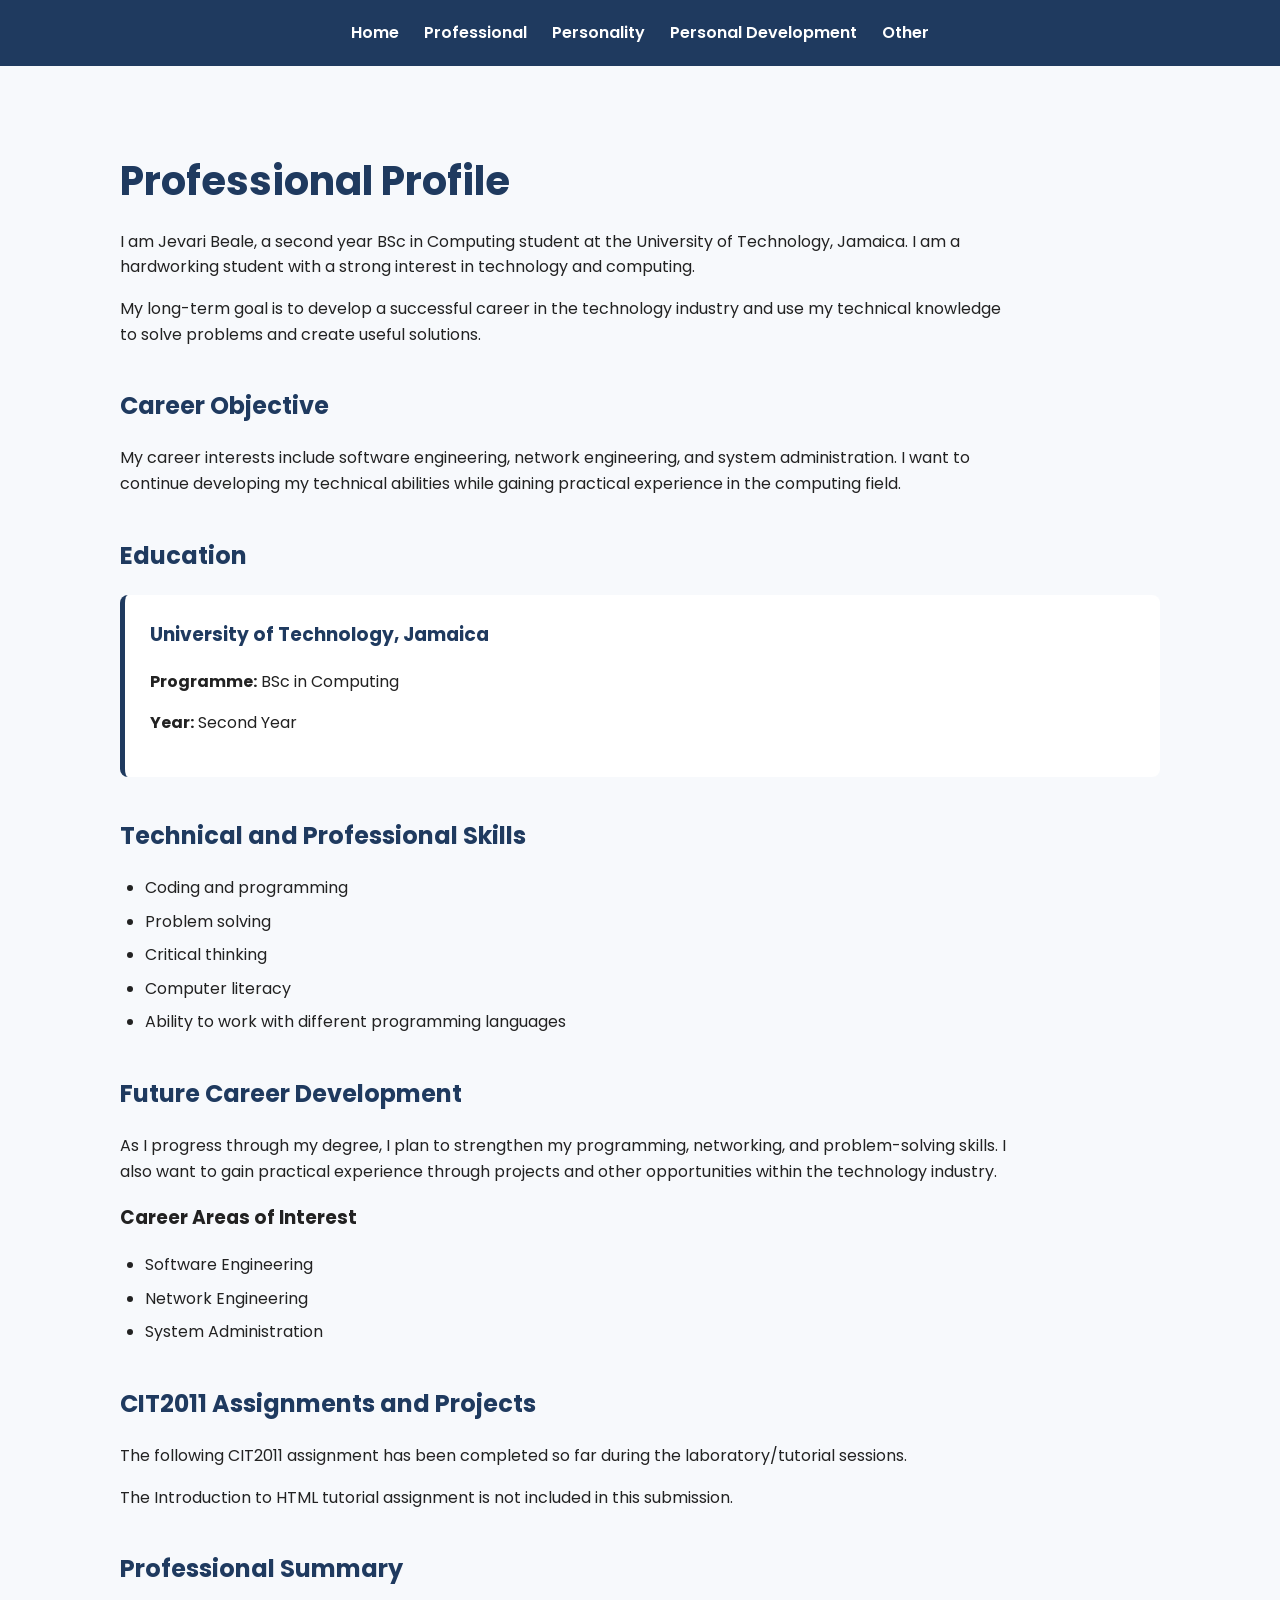
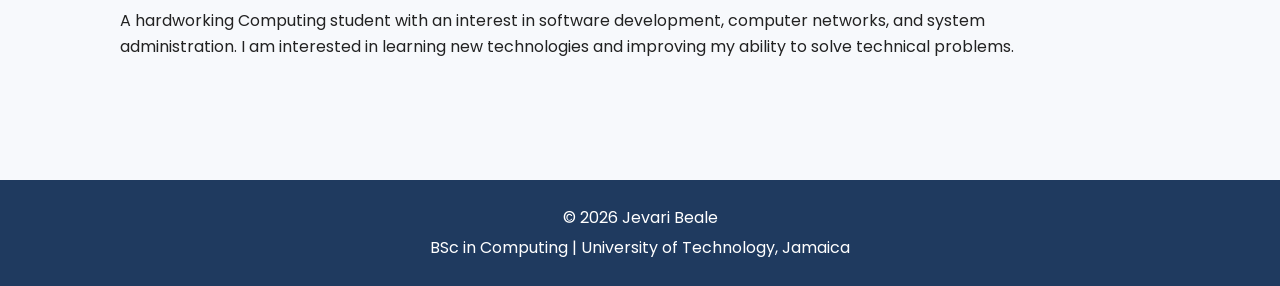
<file: Codes/professional.html>
<!DOCTYPE html>
<html lang="en">

<head>
    <meta charset="UTF-8">
    <meta name="viewport" content="width=device-width, initial-scale=1.0">

    <title>Jevari Beale | Professional</title>

    <link rel="stylesheet" href="../style.css">
</head>

<body>

    <header>

        <nav>
            <a href="index.html">Home</a>
            <a href="professional.html">Professional</a>
            <a href="personality.html">Personality</a>
            <a href="personal-development.html">Personal Development</a>
            <a href="other.html">Other</a>
        </nav>

    </header>


    <main>

        <section>

            <h1>Professional Profile</h1>

            <p>
                I am Jevari Beale, a second year BSc in Computing student
                at the University of Technology, Jamaica. I am a
                hardworking student with a strong interest in technology
                and computing.
            </p>

            <p>
                My long-term goal is to develop a successful career in
                the technology industry and use my technical knowledge
                to solve problems and create useful solutions.
            </p>

        </section>


        <section>

            <h2>Career Objective</h2>

            <p>
                My career interests include software engineering,
                network engineering, and system administration. I want
                to continue developing my technical abilities while
                gaining practical experience in the computing field.
            </p>

        </section>


        <section>

            <h2>Education</h2>

            <article>

                <h3>University of Technology, Jamaica</h3>

                <p>
                    <strong>Programme:</strong> BSc in Computing
                </p>

                <p>
                    <strong>Year:</strong> Second Year
                </p>

            </article>

        </section>


        <section>

            <h2>Technical and Professional Skills</h2>

            <ul>
                <li>Coding and programming</li>
                <li>Problem solving</li>
                <li>Critical thinking</li>
                <li>Computer literacy</li>
                <li>Ability to work with different programming languages</li>
            </ul>

        </section>


        <section>

            <h2>Future Career Development</h2>

            <p>
                As I progress through my degree, I plan to strengthen
                my programming, networking, and problem-solving skills.
                I also want to gain practical experience through
                projects and other opportunities within the technology
                industry.
            </p>

            <h3>Career Areas of Interest</h3>

            <ul>
                <li>Software Engineering</li>
                <li>Network Engineering</li>
                <li>System Administration</li>
            </ul>

        </section>


        <section>

            <h2>CIT2011 Assignments and Projects</h2>

            <p>
                The following CIT2011 assignment has been completed
                so far during the laboratory/tutorial sessions.
            </p>

            <p>
                The Introduction to HTML tutorial assignment is not
                included in this submission.
            </p>

        </section>


        <section>

            <h2>Professional Summary</h2>

            <p>
                A hardworking Computing student with an interest in
                software development, computer networks, and system
                administration. I am interested in learning new
                technologies and improving my ability to solve
                technical problems.
            </p>

        </section>

    </main>


    <footer>

        <p>
            &copy; 2026 Jevari Beale
        </p>

        <p>
            BSc in Computing | University of Technology, Jamaica
        </p>

    </footer>

</body>

</html>
</file>
<file: style.css>
@import url('https://fonts.googleapis.com/css2?family=Poppins:wght@400;500;600;700&display=swap');

:root {
    --primary-color: #1f3a5f;
    --secondary-color: #e8eef5;
    --accent-color: #d49a2a;
    --text-color: #222222;
    --background-color: #f7f9fc;
    --white-color: #ffffff;
}

* {
    box-sizing: border-box;
}

html {
    scroll-behavior: smooth;
}

body {
    margin: 0;
    font-family: 'Poppins', sans-serif;
    color: var(--text-color);
    background-color: var(--background-color);
    line-height: 1.6;
}

header {
    background-color: var(--primary-color);
}

nav {
    max-width: 1100px;
    margin: 0 auto;
    padding: 20px;
    display: flex;
    justify-content: center;
    align-items: center;
    gap: 25px;
}

nav a {
    color: var(--white-color);
    text-decoration: none;
    font-weight: 600;
}

nav a:hover {
    color: var(--accent-color);
}

main {
    max-width: 1100px;
    margin: 0 auto;
    padding: 50px 30px;
}

main section {
    margin-bottom: 40px;
}

main section p {
    max-width: 900px;
}

h1,
h2 {
    color: var(--primary-color);
}

h1 {
    font-size: 2.5rem;
    margin-bottom: 10px;
}

h2 {
    margin-top: 0;
}

.hero {
    display: flex;
    align-items: center;
    justify-content: space-between;
    gap: 50px;
    min-height: 450px;
}

.hero-text {
    flex: 1;
}

.hero-text p {
    max-width: 650px;
}

.hero-image {
    flex: 1;
    text-align: center;
}

.hero-image img {
    width: 280px;
    height: 280px;
    object-fit: cover;
    border-radius: 50%;
    border: 6px solid var(--primary-color);
}

.student-id {
    margin-top: 50px;
    padding: 30px;
    background-color: var(--secondary-color);
    text-align: center;
    border-radius: 10px;
}

.student-id img {
    width: 300px;
    max-width: 100%;
    height: auto;
    border-radius: 8px;
    margin-top: 15px;
}

.student-id img:hover {
    opacity: 0.85;
}

.career-goals {
    margin-top: 50px;
    padding: 30px;
    background-color: var(--white-color);
    border-left: 5px solid var(--accent-color);
}

article {
    background-color: var(--white-color);
    padding: 25px;
    margin-bottom: 20px;
    border-left: 5px solid var(--primary-color);
    border-radius: 8px;
}

article h3 {
    color: var(--primary-color);
    margin-top: 0;
}

ul {
    padding-left: 25px;
}

li {
    margin-bottom: 8px;
}

blockquote {
    margin: 25px 0;
    padding: 20px;
    background-color: var(--secondary-color);
    border-left: 5px solid var(--accent-color);
    font-style: italic;
}

a {
    color: var(--primary-color);
}

a:hover {
    color: var(--accent-color);
}

footer {
    background-color: var(--primary-color);
    color: var(--white-color);
    text-align: center;
    padding: 20px;
    margin-top: 30px;
}

footer p {
    margin: 5px;
}

@media (max-width: 700px) {

    nav {
        flex-direction: column;
        gap: 12px;
        padding: 15px;
    }

    nav a {
        display: block;
        text-align: center;
    }

    main {
        padding: 30px 20px;
    }

    .hero {
        flex-direction: column-reverse;
        text-align: center;
        gap: 25px;
        min-height: auto;
    }

    .hero-text p {
        margin-left: auto;
        margin-right: auto;
    }

    .hero-image img {
        width: 220px;
        height: 220px;
    }

    h1 {
        font-size: 2rem;
    }

    h2 {
        font-size: 1.5rem;
    }

    .student-id,
    .career-goals,
    article {
        padding: 20px;
    }

    .student-id img {
        width: 100%;
        max-width: 300px;
    }
}
</file>
